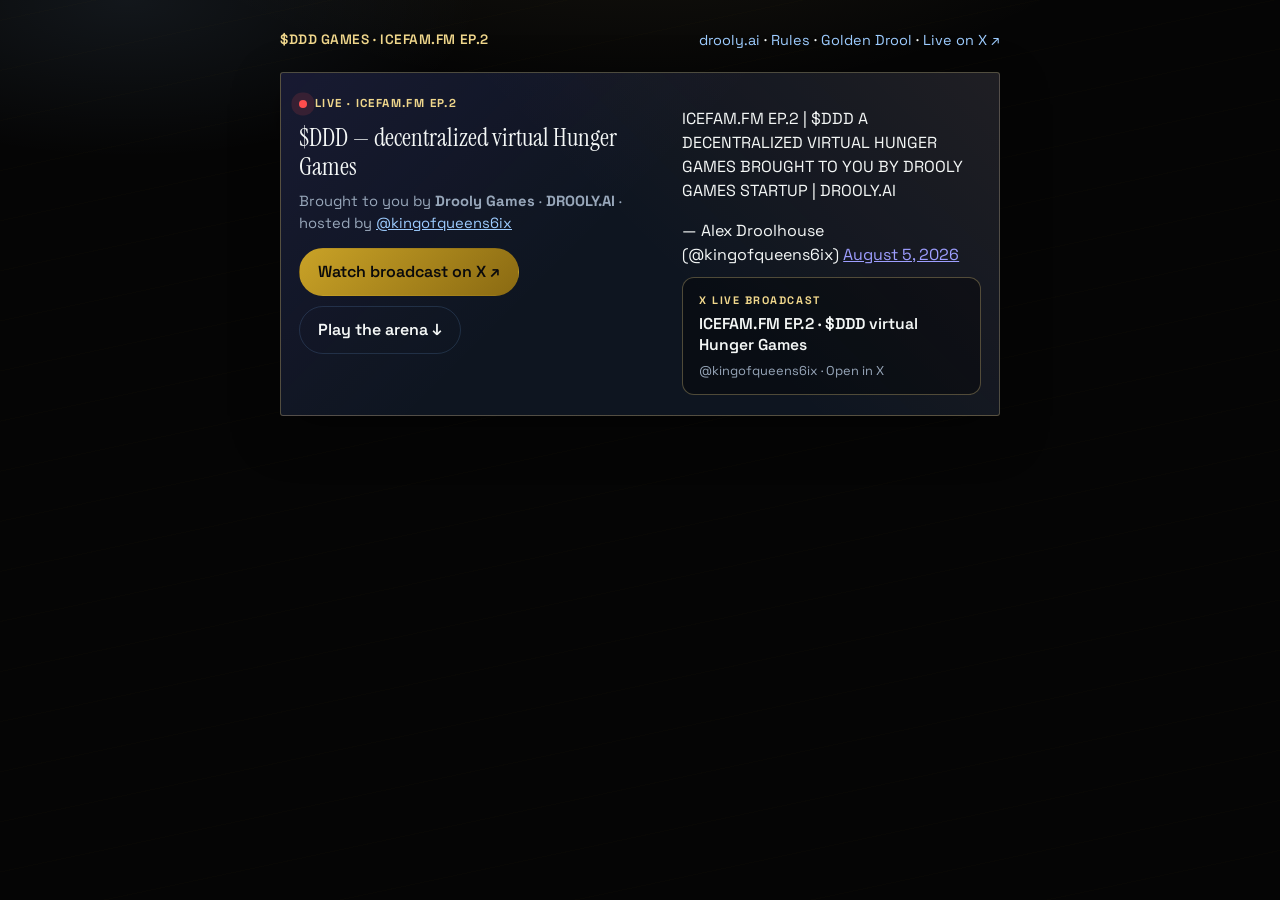
<file: index.html>
<!doctype html>
<html lang="en">
<head>
  <meta charset="utf-8">
  <meta http-equiv="refresh" content="0; url=./game/">
  <link rel="canonical" href="./game/">
  <title>$DDD Games</title>
  <meta name="description" content="Drooly's Degen Droolhouse skill arena. Source-available dual license.">
</head>
<body>
  <p><a href="./game/">Enter $DDD Games →</a></p>
</body>
</html>
</file>
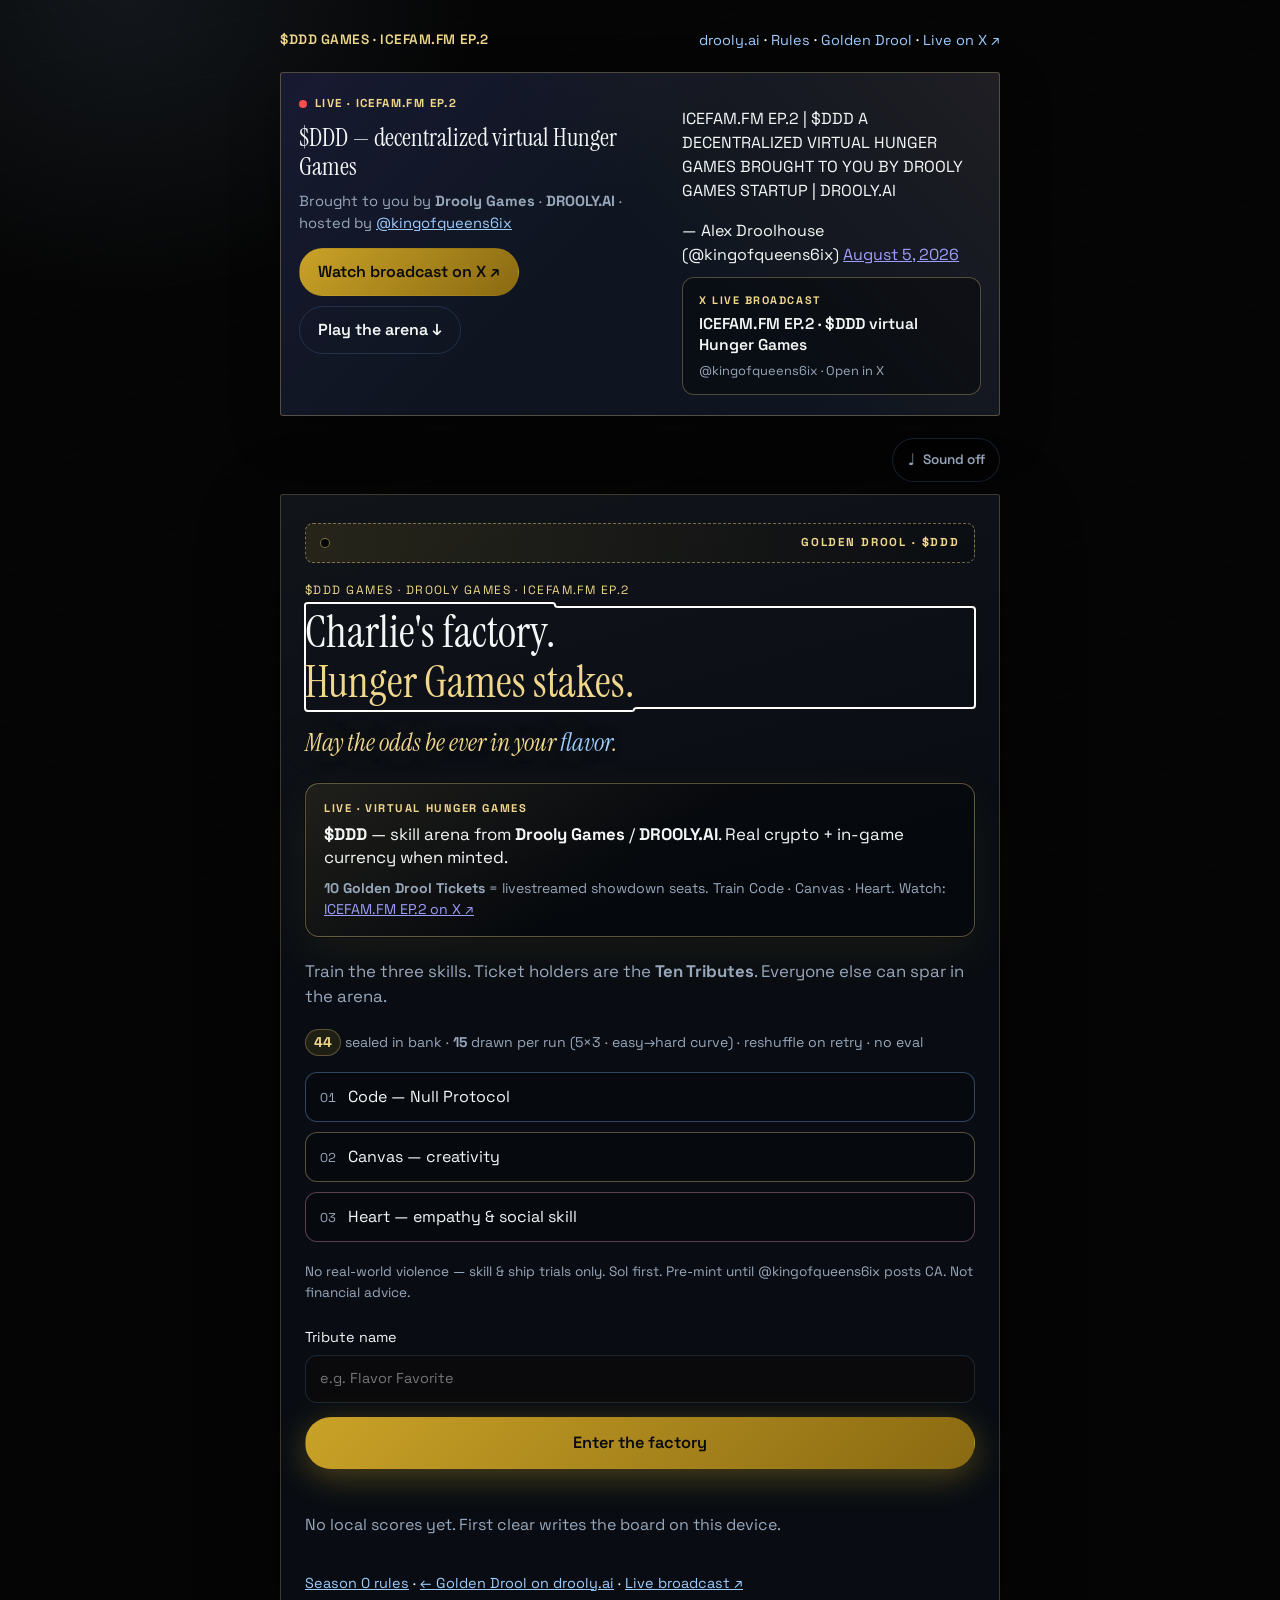
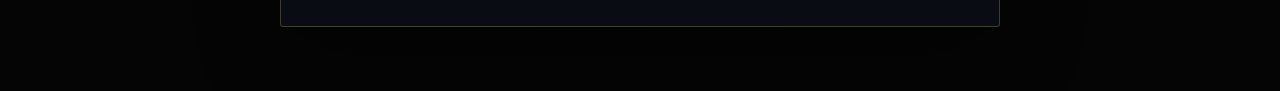
<file: game/index.html>
<!DOCTYPE html>
<html lang="en">
<head>
  <meta charset="utf-8">
  <meta name="viewport" content="width=device-width, initial-scale=1, viewport-fit=cover">
  <title>$DDD Games — ICEFAM.FM EP.2 · Drooly Games | DROOLY.AI</title>
  <meta name="description" content="ICEFAM.FM EP.2 · $DDD decentralized virtual Hunger Games by Drooly Games. Train Code, Canvas, Heart. Live broadcast + playable arena.">
  <link rel="canonical" href="https://drooly.ai/games/ddd">
  <meta name="robots" content="index,follow">
  <meta property="og:title" content="$DDD Games — ICEFAM.FM EP.2 live">
  <meta property="og:description" content="Decentralized virtual Hunger Games · Drooly Games startup · DROOLY.AI. Watch live + train Code · Canvas · Heart.">
  <meta property="og:url" content="https://drooly.ai/games/ddd">
  <meta property="og:image" content="https://drooly.ai/assets/drooly-ai-og-v3.png">
  <meta name="twitter:card" content="summary_large_image">
  <link rel="icon" href="/assets/drooly-ai-icon-v3-128.png" type="image/png">
  <link rel="preconnect" href="https://fonts.googleapis.com">
  <link rel="preconnect" href="https://fonts.gstatic.com" crossorigin>
  <link rel="preconnect" href="https://platform.x.com">
  <link href="https://fonts.googleapis.com/css2?family=Instrument+Serif:ital@0;1&family=Space+Grotesk:wght@400;500;600;700&display=swap" rel="stylesheet">
  <link rel="stylesheet" href="./game.css?v=20260805-s0">
</head>
<body class="ddd-games">
  <div class="ddd-shell">
    <div class="brand-bar">
      <span class="brand-mark">$DDD GAMES · ICEFAM.FM EP.2</span>
      <nav aria-label="Site">
        <a href="/">drooly.ai</a>
        ·
        <a href="./rules.html">Rules</a>
        ·
        <a href="/#golden-drool">Golden Drool</a>
        ·
        <a href="https://x.com/i/broadcasts/1kJzDDYeYWNKv" target="_blank" rel="noopener noreferrer">Live on X ↗</a>
      </nav>
    </div>

    <section class="live-band" aria-labelledby="live-heading">
      <div class="live-copy">
        <p class="live-pill" id="live-heading"><span class="live-dot" aria-hidden="true"></span> LIVE · ICEFAM.FM EP.2</p>
        <h2 class="live-title">$DDD — decentralized virtual Hunger Games</h2>
        <p class="live-lede">Brought to you by <strong>Drooly Games</strong> · <strong>DROOLY.AI</strong> · hosted by <a href="https://x.com/kingofqueens6ix" target="_blank" rel="noopener noreferrer">@kingofqueens6ix</a></p>
        <p class="live-actions">
          <a class="btn primary" href="https://x.com/i/broadcasts/1kJzDDYeYWNKv" target="_blank" rel="noopener noreferrer">Watch broadcast on X ↗</a>
          <a class="btn ghost" href="#game-root">Play the arena ↓</a>
        </p>
      </div>
      <div class="live-embed">
        <blockquote class="twitter-tweet" data-media-max-width="560" data-dnt="true" data-theme="dark">
          <p lang="en" dir="ltr">ICEFAM.FM EP.2 | $DDD A DECENTRALIZED VIRTUAL HUNGER GAMES BROUGHT TO YOU BY DROOLY GAMES STARTUP | DROOLY.AI</p>
          &mdash; Alex Droolhouse (@kingofqueens6ix)
          <a href="https://twitter.com/i/broadcasts/1kJzDDYeYWNKv?ref_src=twsrc%5Etfw">August 5, 2026</a>
        </blockquote>
        <!-- oEmbed broadcast fallback card -->
        <a class="broadcast-card" href="https://x.com/i/broadcasts/1kJzDDYeYWNKv" target="_blank" rel="noopener noreferrer">
          <span class="broadcast-card-kicker">X LIVE BROADCAST</span>
          <span class="broadcast-card-title">ICEFAM.FM EP.2 · $DDD virtual Hunger Games</span>
          <span class="broadcast-card-meta">@kingofqueens6ix · Open in X</span>
        </a>
      </div>
    </section>

    <main id="game-root" aria-live="polite"></main>
  </div>
  <script type="module" src="./main.js?v=20260805-s0"></script>
  <script async src="https://platform.x.com/widgets.js" charset="utf-8"></script>
</body>
</html>
</file>
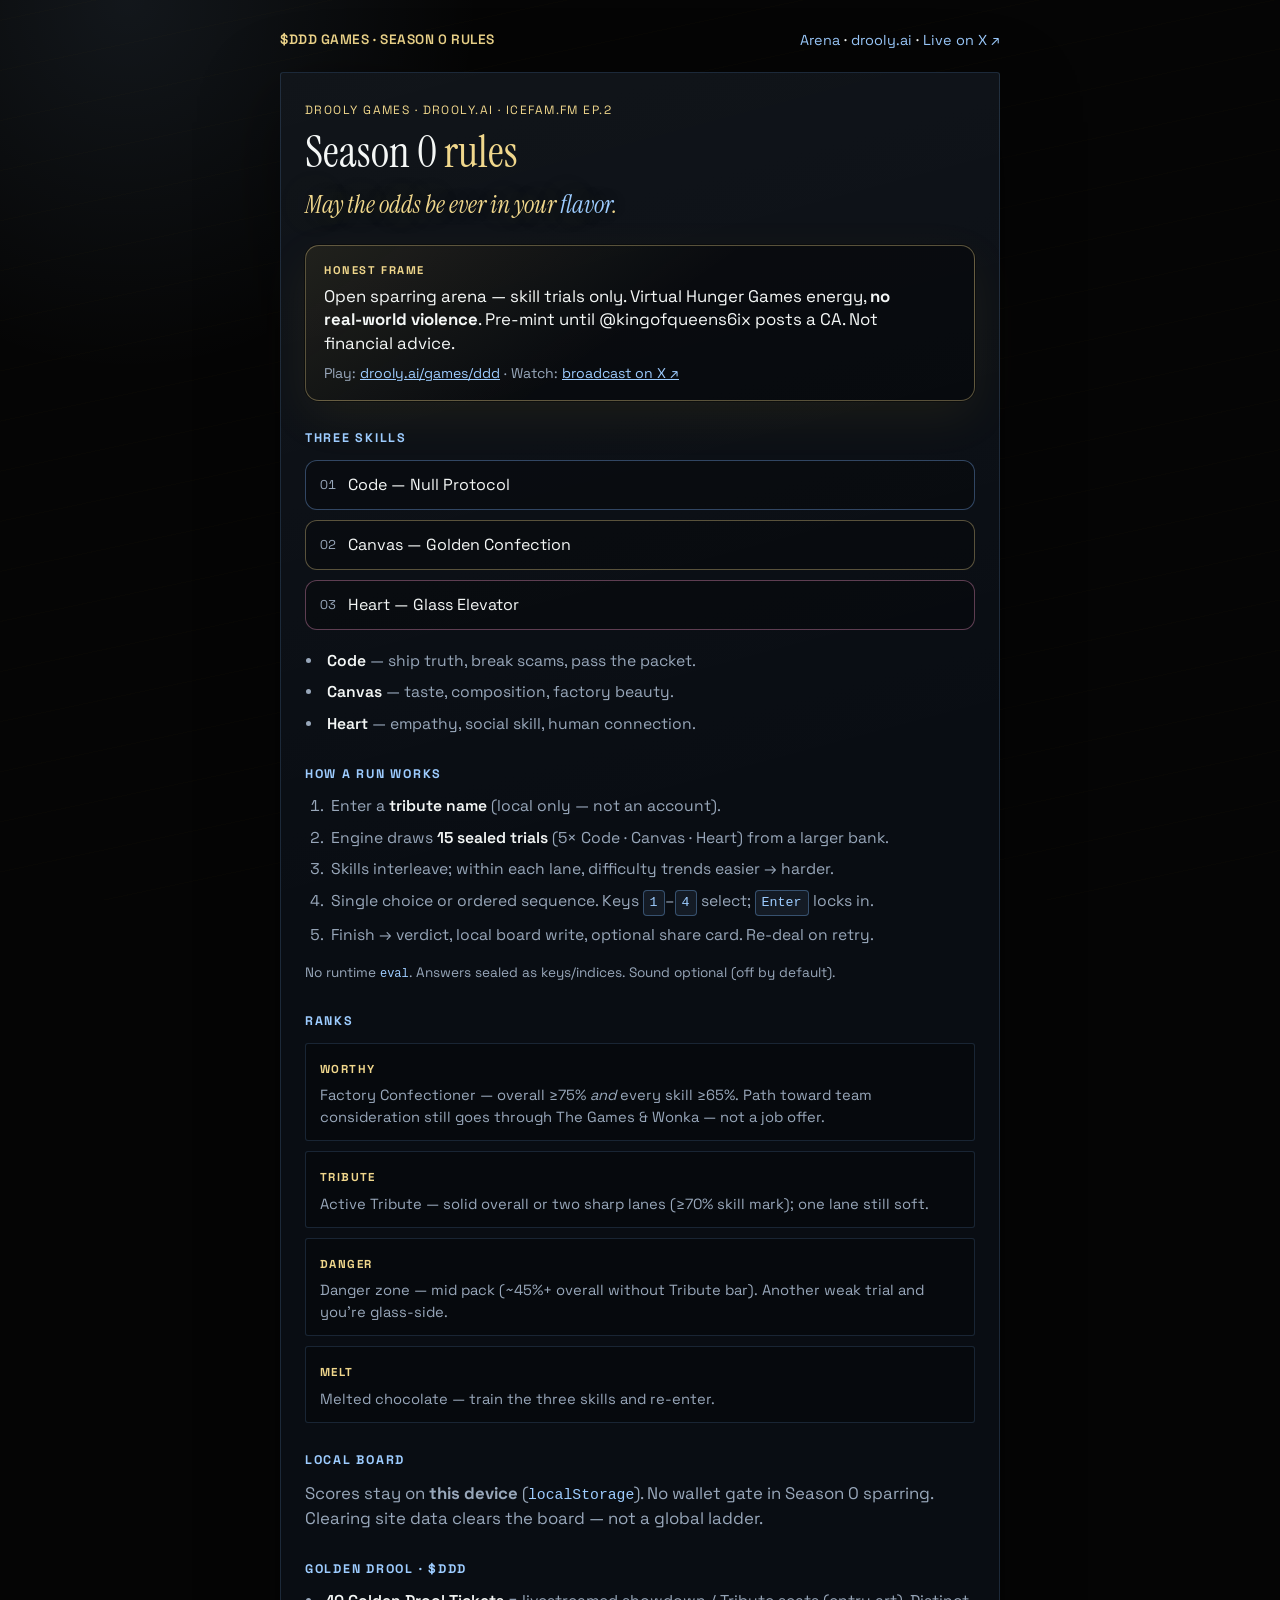
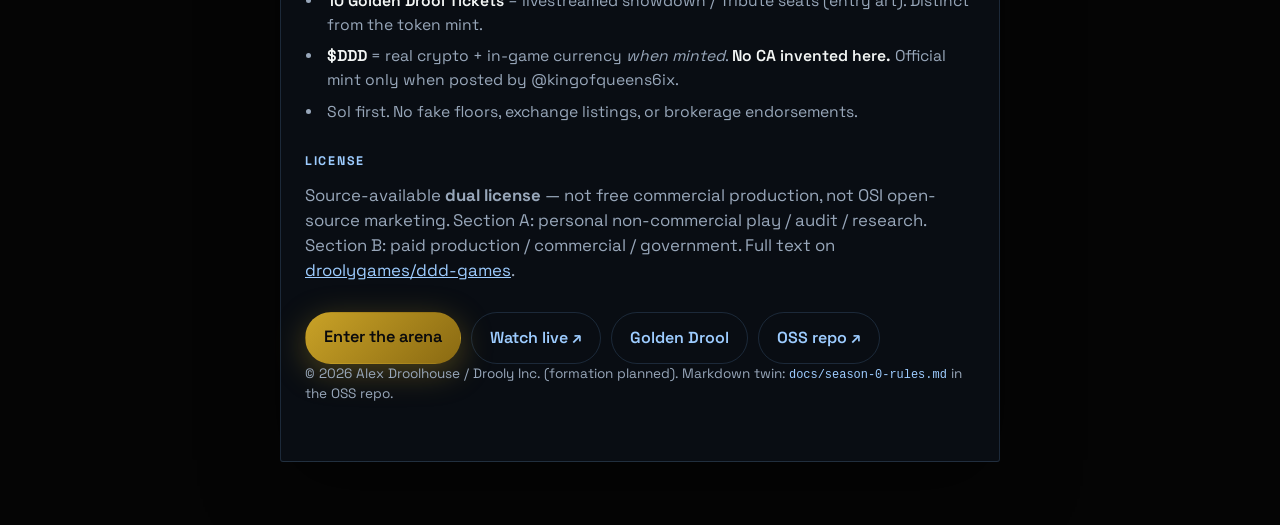
<file: game/rules.html>
<!DOCTYPE html>
<html lang="en">
<head>
  <meta charset="utf-8">
  <meta name="viewport" content="width=device-width, initial-scale=1, viewport-fit=cover">
  <title>$DDD Games — Season 0 Rules | DROOLY.AI</title>
  <meta name="description" content="Season 0 rules for $DDD Games: Code · Canvas · Heart skill arena. Scoring, ranks, Golden Drool honesty, dual license. No fake CA.">
  <link rel="canonical" href="https://drooly.ai/games/ddd/rules">
  <meta name="robots" content="index,follow">
  <meta property="og:title" content="$DDD Games — Season 0 Rules">
  <meta property="og:description" content="How Season 0 works: 15 trials, three skills, local board, honest pre-mint economy.">
  <meta property="og:url" content="https://drooly.ai/games/ddd/rules">
  <meta property="og:image" content="https://drooly.ai/assets/drooly-ai-og-v3.png">
  <meta name="twitter:card" content="summary_large_image">
  <link rel="icon" href="/assets/drooly-ai-icon-v3-128.png" type="image/png">
  <link rel="preconnect" href="https://fonts.googleapis.com">
  <link rel="preconnect" href="https://fonts.gstatic.com" crossorigin>
  <link href="https://fonts.googleapis.com/css2?family=Instrument+Serif:ital@0;1&family=Space+Grotesk:wght@400;500;600;700&display=swap" rel="stylesheet">
  <link rel="stylesheet" href="./game.css?v=20260805-s0">
</head>
<body class="ddd-games">
  <div class="ddd-shell">
    <div class="brand-bar">
      <span class="brand-mark">$DDD GAMES · SEASON 0 RULES</span>
      <nav aria-label="Site">
        <a href="./">Arena</a>
        ·
        <a href="/">drooly.ai</a>
        ·
        <a href="https://x.com/i/broadcasts/1kJzDDYeYWNKv" target="_blank" rel="noopener noreferrer">Live on X ↗</a>
      </nav>
    </div>

    <article class="panel rules-panel enter" aria-labelledby="rules-title">
      <p class="eyebrow">Drooly Games · DROOLY.AI · ICEFAM.FM EP.2</p>
      <h1 id="rules-title" class="title" tabindex="-1">Season 0 <span class="serif gold">rules</span></h1>
      <p class="tagline" role="note">May the odds be ever in your <em>flavor</em>.</p>

      <div class="prize-box">
        <p class="prize-label">Honest frame</p>
        <p class="prize-main">Open sparring arena — skill trials only. Virtual Hunger Games energy, <strong>no real-world violence</strong>. Pre-mint until @kingofqueens6ix posts a CA. Not financial advice.</p>
        <p class="prize-sub">Play: <a href="./">drooly.ai/games/ddd</a> · Watch: <a href="https://x.com/i/broadcasts/1kJzDDYeYWNKv" target="_blank" rel="noopener noreferrer">broadcast on X ↗</a></p>
      </div>

      <h2 class="subhead">Three skills</h2>
      <ul class="skill-pills" role="list">
        <li class="pill code"><span>01</span> Code — Null Protocol</li>
        <li class="pill canvas"><span>02</span> Canvas — Golden Confection</li>
        <li class="pill heart"><span>03</span> Heart — Glass Elevator</li>
      </ul>
      <ul class="rules-list">
        <li><strong>Code</strong> — ship truth, break scams, pass the packet.</li>
        <li><strong>Canvas</strong> — taste, composition, factory beauty.</li>
        <li><strong>Heart</strong> — empathy, social skill, human connection.</li>
      </ul>

      <h2 class="subhead">How a run works</h2>
      <ol class="rules-list ordered">
        <li>Enter a <strong>tribute name</strong> (local only — not an account).</li>
        <li>Engine draws <strong>15 sealed trials</strong> (5× Code · Canvas · Heart) from a larger bank.</li>
        <li>Skills interleave; within each lane, difficulty trends easier → harder.</li>
        <li>Single choice or ordered sequence. Keys <kbd>1</kbd>–<kbd>4</kbd> select; <kbd>Enter</kbd> locks in.</li>
        <li>Finish → verdict, local board write, optional share card. Re-deal on retry.</li>
      </ol>
      <p class="fine">No runtime <code>eval</code>. Answers sealed as keys/indices. Sound optional (off by default).</p>

      <h2 class="subhead">Ranks</h2>
      <div class="rules-ranks" role="list">
        <div class="rules-rank" role="listitem">
          <span class="mini-rank">WORTHY</span>
          <p>Factory Confectioner — overall ≥75% <em>and</em> every skill ≥65%. Path toward team consideration still goes through The Games &amp; Wonka — not a job offer.</p>
        </div>
        <div class="rules-rank" role="listitem">
          <span class="mini-rank">TRIBUTE</span>
          <p>Active Tribute — solid overall or two sharp lanes (≥70% skill mark); one lane still soft.</p>
        </div>
        <div class="rules-rank" role="listitem">
          <span class="mini-rank">DANGER</span>
          <p>Danger zone — mid pack (~45%+ overall without Tribute bar). Another weak trial and you’re glass-side.</p>
        </div>
        <div class="rules-rank" role="listitem">
          <span class="mini-rank">MELT</span>
          <p>Melted chocolate — train the three skills and re-enter.</p>
        </div>
      </div>

      <h2 class="subhead">Local board</h2>
      <p class="lede rules-lede">Scores stay on <strong>this device</strong> (<code>localStorage</code>). No wallet gate in Season 0 sparring. Clearing site data clears the board — not a global ladder.</p>

      <h2 class="subhead">Golden Drool · $DDD</h2>
      <ul class="rules-list">
        <li><strong>10 Golden Drool Tickets</strong> = livestreamed showdown / Tribute seats (entry art). Distinct from the token mint.</li>
        <li><strong>$DDD</strong> = real crypto + in-game currency <em>when minted</em>. <strong>No CA invented here.</strong> Official mint only when posted by @kingofqueens6ix.</li>
        <li>Sol first. No fake floors, exchange listings, or brokerage endorsements.</li>
      </ul>

      <h2 class="subhead">License</h2>
      <p class="lede rules-lede">Source-available <strong>dual license</strong> — not free commercial production, not OSI open-source marketing. Section A: personal non-commercial play / audit / research. Section B: paid production / commercial / government. Full text on <a href="https://github.com/droolygames/ddd-games" target="_blank" rel="noopener noreferrer">droolygames/ddd-games</a>.</p>

      <div class="result-actions rules-actions">
        <a class="btn primary epic-cta" href="./">Enter the arena</a>
        <a class="btn ghost" href="https://x.com/i/broadcasts/1kJzDDYeYWNKv" target="_blank" rel="noopener noreferrer">Watch live ↗</a>
        <a class="btn ghost" href="/#golden-drool">Golden Drool</a>
        <a class="btn ghost" href="https://github.com/droolygames/ddd-games" target="_blank" rel="noopener noreferrer">OSS repo ↗</a>
      </div>
      <p class="fine">© 2026 Alex Droolhouse / Drooly Inc. (formation planned). Markdown twin: <code>docs/season-0-rules.md</code> in the OSS repo.</p>
    </article>
  </div>
</body>
</html>
</file>
<file: game/game.css>
/**
 * $DDD Games — © 2026 Alex Droolhouse / Drooly Inc.
 * Dual license: see /LICENSE (Section A non-commercial; Section B paid).
 * Not OSI open source. Source-available for transparency + value capture.
 */

/* $DDD Games — factory arena UI */

/* Time Gods MIND + gold factory accents; WetDrool signal = sparse progress only */
:root {
  --bg: #050505;
  --panel: #090d13;
  --panel-2: #0e1520;
  --line: rgba(125, 184, 255, 0.16);
  --line-strong: rgba(125, 184, 255, 0.34);
  --text: #f4f7f6;
  --muted: #98a7ba;
  --mint: #9dccff; /* MIND seal */
  --mint-soft: #5fa8ff;
  --gold: #c9a227;
  --gold-hi: #f0d78c;
  --danger: #df584b;
  --ok: #73e59a;
  --skill-code: #9dccff;
  --skill-canvas: #f0d78c;
  --skill-heart: #ff9ecf;
  --signal: linear-gradient(90deg, #8c52ff 0%, #ff914d 100%);
  --radius: 3px; /* bureau hard */
  --radius-ctl: 999px;
  --font: "Space Grotesk", system-ui, sans-serif;
  --serif: "Instrument Serif", Georgia, serif;
  --mono: "IBM Plex Mono", ui-monospace, Menlo, monospace;
}

*,
*::before,
*::after {
  box-sizing: border-box;
}

html {
  color-scheme: dark;
}

body.ddd-games {
  margin: 0;
  min-height: 100dvh;
  font-family: var(--font);
  color: var(--text);
  background:
    radial-gradient(ellipse 55% 35% at 10% 0%, rgba(157, 204, 255, 0.09), transparent 50%),
    radial-gradient(1000px 500px at 50% -20%, rgba(240, 215, 140, 0.1), transparent 55%),
    var(--bg);
  color: var(--text);
  line-height: 1.5;
  position: relative;
}

body.ddd-games::before {
  content: "";
  pointer-events: none;
  position: fixed;
  inset: 0;
  background-image: repeating-linear-gradient(
    -12deg,
    transparent,
    transparent 48px,
    rgba(201, 162, 39, 0.02) 48px,
    rgba(201, 162, 39, 0.02) 49px
  );
  z-index: 0;
}

body.ddd-games .ddd-shell {
  position: relative;
  z-index: 1;
}

.gold {
  color: var(--gold-hi);
}

.tagline {
  font-family: var(--serif);
  font-size: clamp(1.25rem, 3.5vw, 1.55rem);
  font-style: italic;
  color: var(--gold-hi);
  margin: 0 0 22px;
  text-wrap: pretty;
  text-shadow: 0 0 40px rgba(240, 215, 140, 0.25);
}

.tagline em {
  font-style: italic;
  color: var(--mint);
  font-weight: 400;
}

.tagline-mini {
  margin: 0 0 10px;
  font-family: var(--serif);
  font-style: italic;
  font-size: 0.95rem;
  color: rgba(240, 215, 140, 0.75);
}

.result-tag {
  margin-bottom: 8px;
}

.ticket-frame {
  display: flex;
  align-items: center;
  justify-content: space-between;
  gap: 12px;
  margin: 0 0 18px;
  padding: 10px 14px;
  border-radius: 8px;
  border: 1px dashed rgba(240, 215, 140, 0.45);
  background: linear-gradient(90deg, rgba(201, 162, 39, 0.12), rgba(0, 0, 0, 0.2));
}

.ticket-foil {
  font-size: 0.72rem;
  letter-spacing: 0.16em;
  font-weight: 700;
  color: var(--gold-hi);
}

.ticket-notch {
  width: 10px;
  height: 10px;
  border-radius: 50%;
  background: var(--bg);
  box-shadow: inset 0 0 0 1px rgba(240, 215, 140, 0.5);
}

.prize-box {
  margin: 0 0 22px;
  padding: 16px 18px;
  border-radius: 14px;
  border: 1px solid rgba(240, 215, 140, 0.35);
  background:
    linear-gradient(145deg, rgba(240, 215, 140, 0.1), transparent 50%),
    rgba(0, 0, 0, 0.35);
  box-shadow: 0 0 0 1px rgba(0, 0, 0, 0.4), 0 16px 48px rgba(201, 162, 39, 0.08);
}

.prize-box.compact {
  margin: 0 0 20px;
}

.prize-label {
  margin: 0 0 6px;
  font-size: 0.7rem;
  letter-spacing: 0.14em;
  text-transform: uppercase;
  color: var(--gold-hi);
  font-weight: 700;
}

.prize-main {
  margin: 0 0 8px;
  font-size: 1.05rem;
  line-height: 1.4;
  text-wrap: pretty;
}

.prize-sub {
  margin: 0;
  font-size: 0.88rem;
  color: var(--muted);
  text-wrap: pretty;
}

.btn.epic-cta {
  min-height: 52px;
  font-size: 1.02rem;
  box-shadow: 0 8px 32px rgba(201, 162, 39, 0.35);
}

.panel.epic {
  border-color: rgba(240, 215, 140, 0.22);
}

.ddd-shell {
  width: min(720px, calc(100% - 32px));
  margin: 0 auto;
  padding: 28px 0 64px;
}

.brand-bar {
  display: flex;
  align-items: center;
  justify-content: space-between;
  gap: 12px;
  margin-bottom: 20px;
  flex-wrap: wrap;
}

.brand-bar a {
  color: var(--mint);
  text-decoration: none;
  font-size: 0.9rem;
}

.brand-bar a:hover,
.brand-bar a:focus-visible {
  text-decoration: underline;
  outline: none;
}

.brand-mark {
  font-weight: 600;
  letter-spacing: 0.04em;
  font-size: 0.85rem;
  color: var(--gold-hi);
}

/* Live broadcast band (ICEFAM.FM EP.2 / X) */
.live-band {
  display: grid;
  gap: 18px;
  margin: 0 0 22px;
  padding: 18px 18px 20px;
  border-radius: var(--radius);
  border: 1px solid rgba(240, 215, 140, 0.28);
  background:
    linear-gradient(135deg, rgba(140, 82, 255, 0.08), transparent 45%),
    linear-gradient(225deg, rgba(255, 145, 77, 0.07), transparent 50%),
    var(--panel-2);
  box-shadow: 0 16px 48px rgba(0, 0, 0, 0.35);
}

@media (min-width: 640px) {
  .live-band {
    grid-template-columns: 1.1fr 0.9fr;
    align-items: stretch;
  }
}

.live-pill {
  display: inline-flex;
  align-items: center;
  gap: 8px;
  margin: 0 0 10px;
  font-size: 0.72rem;
  font-weight: 700;
  letter-spacing: 0.12em;
  text-transform: uppercase;
  color: var(--gold-hi);
}

.live-dot {
  width: 8px;
  height: 8px;
  border-radius: 50%;
  background: #ff4d4d;
  box-shadow: 0 0 0 0 rgba(255, 77, 77, 0.55);
  animation: live-pulse 1.6s ease-out infinite;
}

@keyframes live-pulse {
  0% {
    box-shadow: 0 0 0 0 rgba(255, 77, 77, 0.55);
  }
  70% {
    box-shadow: 0 0 0 10px rgba(255, 77, 77, 0);
  }
  100% {
    box-shadow: 0 0 0 0 rgba(255, 77, 77, 0);
  }
}

.live-title {
  font-family: var(--serif);
  font-weight: 400;
  font-size: clamp(1.25rem, 3.5vw, 1.55rem);
  line-height: 1.2;
  margin: 0 0 8px;
}

.live-lede {
  margin: 0 0 14px;
  font-size: 0.92rem;
  color: var(--muted);
  text-wrap: pretty;
}

.live-lede a {
  color: var(--mint);
}

.live-actions {
  display: flex;
  flex-wrap: wrap;
  gap: 10px;
  margin: 0;
}

.live-embed {
  display: grid;
  gap: 10px;
  align-content: start;
  min-width: 0;
}

.broadcast-card {
  display: grid;
  gap: 6px;
  padding: 14px 16px;
  border-radius: 12px;
  border: 1px solid rgba(240, 215, 140, 0.3);
  background: rgba(0, 0, 0, 0.35);
  text-decoration: none;
  color: var(--text);
  min-height: 88px;
  transition: border-color 0.15s ease, background 0.15s ease;
}

.broadcast-card:hover,
.broadcast-card:focus-visible {
  border-color: var(--gold-hi);
  background: rgba(201, 162, 39, 0.1);
  outline: none;
}

.broadcast-card-kicker {
  font-size: 0.68rem;
  letter-spacing: 0.14em;
  font-weight: 700;
  color: var(--gold-hi);
}

.broadcast-card-title {
  font-size: 0.98rem;
  font-weight: 600;
  line-height: 1.3;
}

.broadcast-card-meta {
  font-size: 0.8rem;
  color: var(--muted);
}

.twitter-tweet {
  margin: 0 !important;
}

.bank-meta {
  margin: 0 0 16px;
  font-size: 0.88rem;
  color: var(--muted);
}

.bank-count {
  display: inline-flex;
  align-items: center;
  justify-content: center;
  min-width: 2rem;
  padding: 2px 8px;
  border-radius: 999px;
  font-weight: 700;
  font-variant-numeric: tabular-nums;
  color: var(--gold-hi);
  background: rgba(201, 162, 39, 0.12);
  border: 1px solid rgba(240, 215, 140, 0.28);
}

.progress-count {
  font-variant-numeric: tabular-nums;
  font-weight: 600;
}

.tribute-chip {
  max-width: 12rem;
  overflow: hidden;
  text-overflow: ellipsis;
  white-space: nowrap;
}

.play-panel[data-skill="code"] {
  box-shadow: 0 24px 80px rgba(0, 0, 0, 0.45), inset 0 1px 0 rgba(157, 204, 255, 0.12);
}
.play-panel[data-skill="canvas"] {
  box-shadow: 0 24px 80px rgba(0, 0, 0, 0.45), inset 0 1px 0 rgba(240, 215, 140, 0.14);
}
.play-panel[data-skill="heart"] {
  box-shadow: 0 24px 80px rgba(0, 0, 0, 0.45), inset 0 1px 0 rgba(255, 158, 207, 0.12);
}

.meter-fill {
  transition: width 0.55s cubic-bezier(0.22, 1, 0.36, 1);
}

.result-fine {
  margin-top: 20px;
  margin-bottom: 0;
}

.panel.title-panel.epic {
  animation: panel-in 0.45s ease-out both;
}

.panel.play-panel {
  animation: panel-in 0.28s ease-out both;
}

.panel.result-panel.epic {
  animation: panel-in 0.4s ease-out both;
}

@keyframes panel-in {
  from {
    opacity: 0;
    transform: translateY(8px);
  }
  to {
    opacity: 1;
    transform: none;
  }
}

.panel {
  background: linear-gradient(165deg, rgba(255, 255, 255, 0.03), transparent 40%), var(--panel);
  border: 1px solid var(--line);
  border-radius: var(--radius);
  padding: 28px 24px 32px;
  box-shadow: 0 24px 80px rgba(0, 0, 0, 0.45);
}

.eyebrow {
  margin: 0 0 8px;
  font-size: 0.75rem;
  letter-spacing: 0.12em;
  text-transform: uppercase;
  color: var(--gold-hi);
}

.title {
  font-family: var(--serif);
  font-weight: 400;
  font-size: clamp(2rem, 6vw, 2.75rem);
  line-height: 1.15;
  margin: 0 0 16px;
}

.serif {
  font-family: var(--serif);
}

.mint {
  color: var(--mint);
}

.lede {
  color: var(--muted);
  margin: 0 0 20px;
  font-size: 1.05rem;
}

.fine {
  font-size: 0.85rem;
  color: var(--muted);
  margin: 0 0 24px;
}

.skill-pills {
  list-style: none;
  padding: 0;
  margin: 0 0 20px;
  display: grid;
  gap: 10px;
}

.pill {
  display: flex;
  gap: 12px;
  align-items: center;
  padding: 12px 14px;
  border-radius: 12px;
  border: 1px solid var(--line);
  background: rgba(0, 0, 0, 0.25);
  min-height: 48px;
}

.pill span {
  font-variant-numeric: tabular-nums;
  color: var(--muted);
  font-size: 0.8rem;
}

.pill.code {
  border-color: rgba(126, 182, 255, 0.35);
}
.pill.canvas {
  border-color: rgba(240, 215, 140, 0.35);
}
.pill.heart {
  border-color: rgba(255, 158, 207, 0.35);
}

.start-form {
  display: grid;
  gap: 14px;
  margin-bottom: 28px;
}

.field {
  display: grid;
  gap: 6px;
  font-size: 0.9rem;
}

.field input {
  min-height: 48px;
  border-radius: 12px;
  border: 1px solid var(--line);
  background: #0a0a0c;
  color: var(--text);
  padding: 0 14px;
  font: inherit;
}

.field input:focus-visible {
  outline: 2px solid var(--mint);
  outline-offset: 2px;
}

.btn {
  display: inline-flex;
  align-items: center;
  justify-content: center;
  min-height: 48px;
  padding: 0 18px;
  border-radius: 999px;
  border: 1px solid var(--line);
  font: inherit;
  font-weight: 600;
  cursor: pointer;
  text-decoration: none;
  color: var(--text);
  background: transparent;
}

.btn.primary {
  background: linear-gradient(135deg, var(--gold), #8a6a12);
  border-color: transparent;
  color: #0a0a0c;
}

.btn.primary:disabled {
  opacity: 0.4;
  cursor: not-allowed;
}

.btn.ghost:hover,
.btn.primary:hover:not(:disabled) {
  filter: brightness(1.08);
}

.btn:focus-visible {
  outline: 2px solid var(--mint);
  outline-offset: 3px;
}

.nav-back {
  margin: 20px 0 0;
  font-size: 0.9rem;
}

.nav-back a {
  color: var(--mint);
}

/* Play */
.progress-wrap {
  height: 4px;
  background: rgba(255, 255, 255, 0.06);
  border-radius: 99px;
  overflow: hidden;
  margin-bottom: 14px;
}

.progress-bar {
  height: 100%;
  background: var(--signal); /* WetDrool signal — accent only */
  transition: width 0.25s ease;
}

.meta {
  display: flex;
  flex-wrap: wrap;
  gap: 10px 14px;
  font-size: 0.8rem;
  color: var(--muted);
  margin: 0 0 6px;
}

.skill-badge {
  font-weight: 600;
  letter-spacing: 0.04em;
  text-transform: uppercase;
  font-size: 0.72rem;
}

.skill-badge.skill-code {
  color: var(--skill-code);
}
.skill-badge.skill-canvas {
  color: var(--skill-canvas);
}
.skill-badge.skill-heart {
  color: var(--skill-heart);
}

.arena {
  margin: 0 0 8px;
  font-size: 0.85rem;
  color: var(--muted);
}

.ch-title {
  font-family: var(--serif);
  font-weight: 400;
  font-size: 1.65rem;
  margin: 0 0 16px;
}

.prompt {
  margin-bottom: 18px;
  color: var(--text);
  font-size: 1.02rem;
}

.code-block {
  margin: 12px 0;
  padding: 14px 16px;
  border-radius: 12px;
  background: #050506;
  border: 1px solid var(--line);
  overflow-x: auto;
  font-size: 0.88rem;
  line-height: 1.45;
  color: var(--mint);
}

.options {
  display: grid;
  gap: 10px;
}

.option {
  text-align: left;
  min-height: 52px;
  padding: 12px 14px;
  border-radius: 12px;
  border: 1px solid var(--line);
  background: rgba(0, 0, 0, 0.28);
  color: var(--text);
  font: inherit;
  cursor: pointer;
  display: flex;
  gap: 12px;
  align-items: flex-start;
}

.option:hover {
  border-color: rgba(207, 240, 236, 0.35);
}

.option.selected {
  border-color: var(--gold-hi);
  box-shadow: 0 0 0 1px rgba(240, 215, 140, 0.35);
  background: rgba(201, 162, 39, 0.1);
}

.option:focus-visible {
  outline: 2px solid var(--mint);
  outline-offset: 2px;
}

.ord {
  flex: 0 0 1.5rem;
  font-variant-numeric: tabular-nums;
  color: var(--gold-hi);
  font-weight: 700;
}

.ord.dim {
  color: var(--muted);
}

.order-hint {
  margin: 0 0 4px;
  font-size: 0.85rem;
  color: var(--muted);
}

.play-foot {
  display: flex;
  flex-wrap: wrap;
  gap: 10px;
  margin-top: 22px;
  justify-content: flex-end;
}

/* Result */
.verdict-title {
  font-family: var(--serif);
  font-weight: 400;
  font-size: clamp(1.8rem, 5vw, 2.4rem);
  margin: 0 0 8px;
}

.rank-pill {
  display: inline-block;
  padding: 6px 12px;
  border-radius: 999px;
  font-size: 0.75rem;
  font-weight: 700;
  letter-spacing: 0.08em;
  margin: 0 0 12px;
  border: 1px solid var(--line);
}

.rank-worthy .rank-pill {
  background: rgba(107, 207, 142, 0.15);
  color: var(--ok);
  border-color: rgba(107, 207, 142, 0.4);
}

.rank-tribute .rank-pill {
  background: rgba(207, 240, 236, 0.1);
  color: var(--mint);
}

.rank-danger .rank-pill,
.rank-melt .rank-pill {
  background: rgba(255, 107, 107, 0.12);
  color: var(--danger);
}

.meters {
  display: grid;
  gap: 14px;
  margin: 24px 0;
}

.meter-head {
  display: flex;
  justify-content: space-between;
  font-size: 0.9rem;
  margin-bottom: 6px;
}

.meter-track {
  height: 8px;
  border-radius: 99px;
  background: rgba(255, 255, 255, 0.06);
  overflow: hidden;
}

.meter-fill {
  height: 100%;
  border-radius: inherit;
}

.meter-fill.skill-code {
  background: var(--skill-code);
}
.meter-fill.skill-canvas {
  background: var(--skill-canvas);
}
.meter-fill.skill-heart {
  background: var(--skill-heart);
}

.meter-sub {
  margin: 4px 0 0;
  font-size: 0.75rem;
  color: var(--muted);
}

.meter.soft .meter-head strong {
  color: var(--danger);
}

.subhead {
  font-size: 0.85rem;
  letter-spacing: 0.08em;
  text-transform: uppercase;
  color: var(--muted);
  margin: 28px 0 12px;
}

.review {
  list-style: none;
  padding: 0;
  margin: 0;
  display: grid;
  gap: 8px;
  max-height: 280px;
  overflow: auto;
}

.review li {
  font-size: 0.88rem;
  padding: 10px 12px;
  border-radius: 10px;
  border: 1px solid var(--line);
  display: grid;
  gap: 4px;
}

.review li.ok {
  border-color: rgba(107, 207, 142, 0.3);
}
.review li.bad {
  border-color: rgba(255, 107, 107, 0.3);
}

.review .tag {
  font-size: 0.7rem;
  text-transform: uppercase;
  letter-spacing: 0.06em;
  color: var(--muted);
}

.result-actions {
  display: flex;
  flex-wrap: wrap;
  gap: 10px;
  margin-top: 28px;
}

.board {
  margin-top: 28px;
  overflow-x: auto;
}

.board table {
  width: 100%;
  border-collapse: collapse;
  font-size: 0.85rem;
}

.board th,
.board td {
  text-align: left;
  padding: 8px 6px;
  border-bottom: 1px solid var(--line);
}

.board th {
  color: var(--muted);
  font-weight: 500;
}

.mini-rank {
  font-size: 0.7rem;
  font-weight: 700;
  letter-spacing: 0.04em;
}

.muted {
  color: var(--muted);
}

@media (max-width: 560px) {
  .hide-sm {
    display: none;
  }
  .panel {
    padding: 22px 16px 28px;
  }
}

@media (prefers-reduced-motion: reduce) {
  .progress-bar,
  .meter-fill {
    transition: none;
  }

  .live-dot {
    animation: none;
  }

  .panel.title-panel.epic,
  .panel.play-panel,
  .panel.result-panel.epic {
    animation: none;
  }
}

@media (max-width: 430px) {
  .ddd-shell {
    width: min(720px, calc(100% - 20px));
    padding-top: 16px;
  }

  .live-actions .btn,
  .result-actions .btn {
    width: 100%;
  }

  .option {
    min-height: 48px;
  }
}

/* ── Cycle 2 polish: chrome, sound, share card, enter motion ── */

.game-chrome {
  display: flex;
  justify-content: flex-end;
  margin: 0 0 12px;
}

.sound-toggle {
  display: inline-flex;
  align-items: center;
  gap: 8px;
  min-height: 44px;
  min-width: 44px;
  padding: 0 14px;
  border-radius: var(--radius-ctl);
  border: 1px solid var(--line);
  background: rgba(0, 0, 0, 0.35);
  color: var(--muted);
  font: inherit;
  font-size: 0.85rem;
  font-weight: 600;
  cursor: pointer;
}

.sound-toggle.on {
  color: var(--gold-hi);
  border-color: rgba(240, 215, 140, 0.4);
  background: rgba(201, 162, 39, 0.12);
}

.sound-toggle:hover {
  filter: brightness(1.08);
}

.sound-toggle:focus-visible {
  outline: 2px solid var(--mint);
  outline-offset: 2px;
}

.sound-icon {
  font-size: 1rem;
  line-height: 1;
}

.diff-badge {
  font-size: 0.68rem;
  font-weight: 700;
  letter-spacing: 0.06em;
  text-transform: uppercase;
  padding: 2px 8px;
  border-radius: 999px;
  border: 1px solid var(--line);
  color: var(--muted);
}

.diff-badge.diff-1 {
  color: var(--ok);
  border-color: rgba(115, 229, 154, 0.35);
}
.diff-badge.diff-2 {
  color: var(--gold-hi);
  border-color: rgba(240, 215, 140, 0.35);
}
.diff-badge.diff-3 {
  color: var(--danger);
  border-color: rgba(223, 88, 75, 0.4);
}

.panel.enter {
  animation: panel-enter 0.35s ease-out both;
}

@keyframes panel-enter {
  from {
    opacity: 0;
    transform: translateY(10px);
  }
  to {
    opacity: 1;
    transform: translateY(0);
  }
}

.meter-fill {
  transition: width 0.45s ease;
}

.share-card {
  margin: 0 0 22px;
  padding: 20px 18px;
  border-radius: 14px;
  border: 1px solid rgba(240, 215, 140, 0.4);
  background:
    linear-gradient(145deg, rgba(240, 215, 140, 0.12), transparent 55%),
    radial-gradient(ellipse 80% 60% at 100% 0%, rgba(157, 204, 255, 0.1), transparent 50%),
    rgba(0, 0, 0, 0.4);
  box-shadow: 0 16px 48px rgba(0, 0, 0, 0.35);
  text-align: center;
}

.share-card-kicker {
  margin: 0 0 8px;
  font-size: 0.68rem;
  letter-spacing: 0.16em;
  font-weight: 700;
  color: var(--gold-hi);
}

.share-card-name {
  margin: 0 0 10px;
  font-family: var(--serif);
  font-size: 1.25rem;
  color: var(--text);
}

.share-card-score {
  margin: 0 0 10px;
  display: flex;
  align-items: baseline;
  justify-content: center;
  gap: 12px;
  flex-wrap: wrap;
}

.share-big {
  font-size: clamp(2.2rem, 8vw, 3rem);
  font-weight: 700;
  font-variant-numeric: tabular-nums;
  color: var(--gold-hi);
  line-height: 1;
}

.share-rank {
  font-size: 0.8rem;
  font-weight: 700;
  letter-spacing: 0.1em;
  padding: 6px 12px;
  border-radius: 999px;
  border: 1px solid var(--line);
}

.rank-worthy .share-rank {
  color: var(--ok);
  border-color: rgba(107, 207, 142, 0.45);
  background: rgba(107, 207, 142, 0.12);
}
.rank-tribute .share-rank {
  color: var(--mint);
  border-color: rgba(157, 204, 255, 0.4);
  background: rgba(157, 204, 255, 0.1);
}
.rank-danger .share-rank,
.rank-melt .share-rank {
  color: var(--danger);
  border-color: rgba(223, 88, 75, 0.4);
  background: rgba(223, 88, 75, 0.1);
}

.share-card-skills {
  margin: 0 0 10px;
  font-size: 0.88rem;
  color: var(--muted);
}

.share-card-tag {
  margin: 0;
  font-family: var(--serif);
  font-style: italic;
  color: rgba(240, 215, 140, 0.8);
  font-size: 0.95rem;
}

.tribute-chip {
  max-width: 12rem;
  overflow: hidden;
  text-overflow: ellipsis;
  white-space: nowrap;
}

.play-panel[data-skill="code"] {
  box-shadow: 0 24px 80px rgba(0, 0, 0, 0.45), inset 0 0 0 1px rgba(157, 204, 255, 0.08);
}
.play-panel[data-skill="canvas"] {
  box-shadow: 0 24px 80px rgba(0, 0, 0, 0.45), inset 0 0 0 1px rgba(240, 215, 140, 0.1);
}
.play-panel[data-skill="heart"] {
  box-shadow: 0 24px 80px rgba(0, 0, 0, 0.45), inset 0 0 0 1px rgba(255, 158, 207, 0.1);
}

/* Season 0 rules page */
.rules-panel .title {
  margin-bottom: 8px;
}

.rules-panel .subhead {
  margin: 28px 0 12px;
  font-size: 0.78rem;
  letter-spacing: 0.14em;
  text-transform: uppercase;
  color: var(--mint);
  font-weight: 700;
}

.rules-list {
  margin: 0 0 16px;
  padding-left: 1.15rem;
  color: var(--muted);
  font-size: 0.98rem;
}

.rules-list li {
  margin-bottom: 8px;
  padding-left: 4px;
  text-wrap: pretty;
}

.rules-list li strong {
  color: var(--text);
  font-weight: 600;
}

.rules-list.ordered {
  padding-left: 1.35rem;
}

.rules-lede {
  margin-bottom: 12px;
}

.rules-ranks {
  display: grid;
  gap: 10px;
  margin: 0 0 8px;
}

.rules-rank {
  padding: 12px 14px;
  border-radius: var(--radius);
  border: 1px solid var(--line);
  background: rgba(0, 0, 0, 0.28);
}

.rules-rank .mini-rank {
  display: inline-block;
  margin-bottom: 6px;
  font-size: 0.72rem;
  letter-spacing: 0.12em;
  font-weight: 700;
  color: var(--gold-hi);
}

.rules-rank p {
  margin: 0;
  font-size: 0.92rem;
  color: var(--muted);
  text-wrap: pretty;
}

.rules-panel kbd {
  display: inline-block;
  min-width: 1.4em;
  padding: 2px 6px;
  border-radius: 4px;
  border: 1px solid var(--line-strong);
  background: rgba(157, 204, 255, 0.08);
  font-family: var(--mono);
  font-size: 0.85em;
  color: var(--mint);
}

.rules-panel code {
  font-family: var(--mono);
  font-size: 0.88em;
  color: var(--mint);
}

.rules-actions {
  margin-top: 28px;
  flex-wrap: wrap;
}

.rules-panel .fine a,
.rules-panel a {
  color: var(--mint);
}

.rules-panel a:hover {
  color: var(--gold-hi);
}

@media (prefers-reduced-motion: reduce) {
  .panel.enter {
    animation: none;
  }

  .meter-fill,
  .progress-bar {
    transition: none;
  }

  .live-dot {
    animation: none !important;
  }
}

@media (max-width: 360px) {
  .sound-label {
    /* icon-only on very narrow if needed — keep text for a11y via aria */
  }

  .ddd-shell {
    width: calc(100% - 16px);
  }

  .share-big {
    font-size: 2rem;
  }
}
</file>
